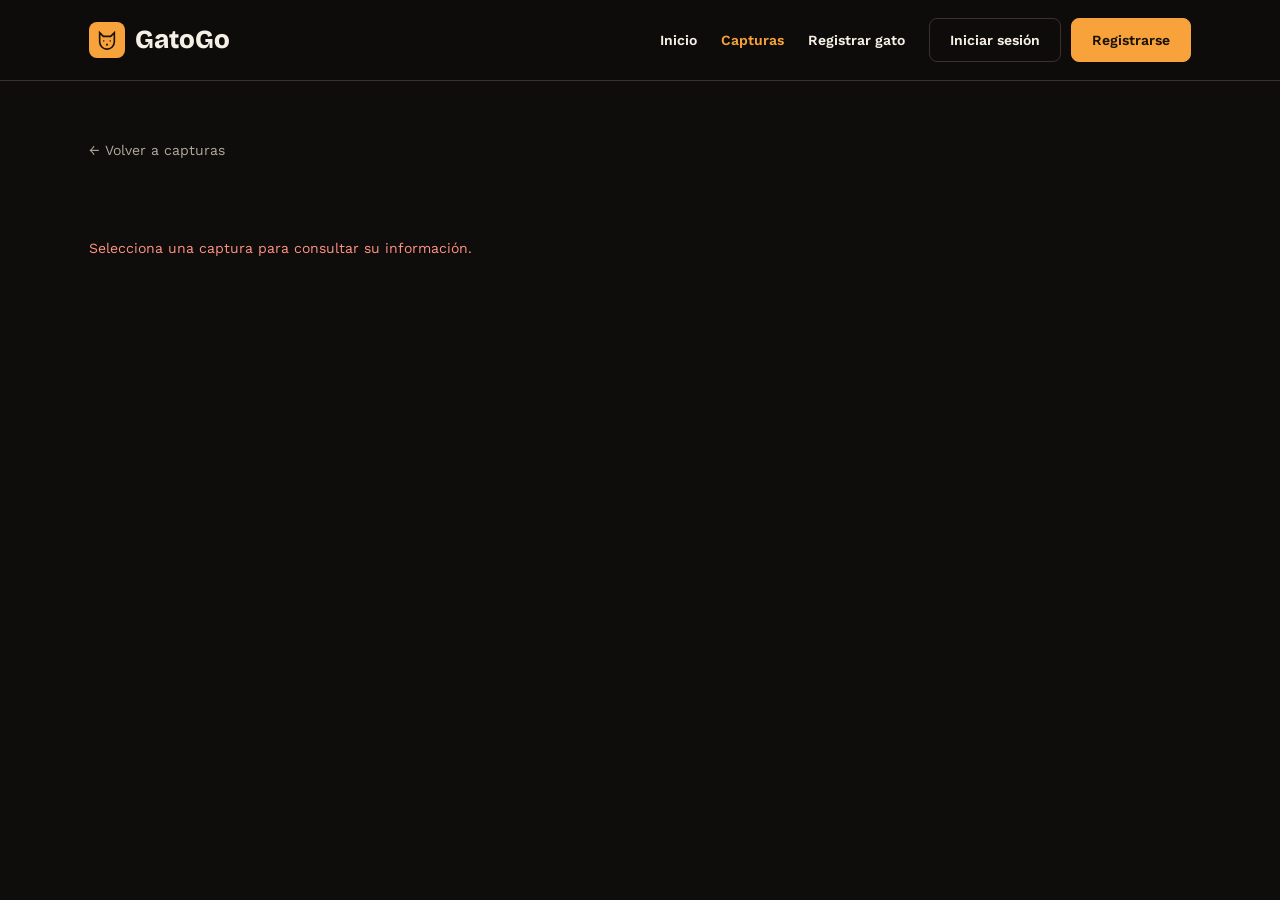
<file: captura.html>
<!doctype html>
<html lang="es">
  <head>
    <meta charset="utf-8" />
    <meta name="viewport" content="width=device-width, initial-scale=1" />
    <title>Detalle de captura — GatoGo</title>
    <meta
      name="description"
      content="Consulta la información del gato y añade nuevos avistamientos."
    />
    <meta property="og:title" content="Detalle de captura — GatoGo" />
    <meta
      property="og:description"
      content="Consulta la información del gato y añade nuevos avistamientos."
    />
    <meta property="og:type" content="website" />
    <meta name="twitter:card" content="summary_large_image" />
    <link rel="preconnect" href="https://fonts.googleapis.com" />
    <link
      href="https://fonts.googleapis.com/css2?family=Bricolage+Grotesque:wght@600;800&family=Work+Sans:wght@400;500;600&display=swap"
      rel="stylesheet"
    />
    <link rel="stylesheet" href="css/styles.css" />
  </head>
  <body data-page="captura">
    <main class="container page">
      <a href="capturas.html" class="back">← Volver a capturas</a>
      <p id="status" class="status" role="status" aria-live="polite"></p>
      <div id="capture"></div>
      <section id="history-section" class="detail-section hidden">
        <h2 class="section-title">
          Avistamientos <span id="history-count" class="muted"></span>
        </h2>
        <ul id="history" class="history"></ul>
      </section>
      <section id="new-sighting" class="detail-section hidden">
        <h2 id="nuevo-avistamiento" class="section-title">
          Nuevo avistamiento
        </h2>
        <div id="sighting-content" class="form-page"></div>
      </section>
    </main>
    <script src="js/domain.js"></script>
    <script src="js/app.js"></script>
  </body>
</html>
</file>
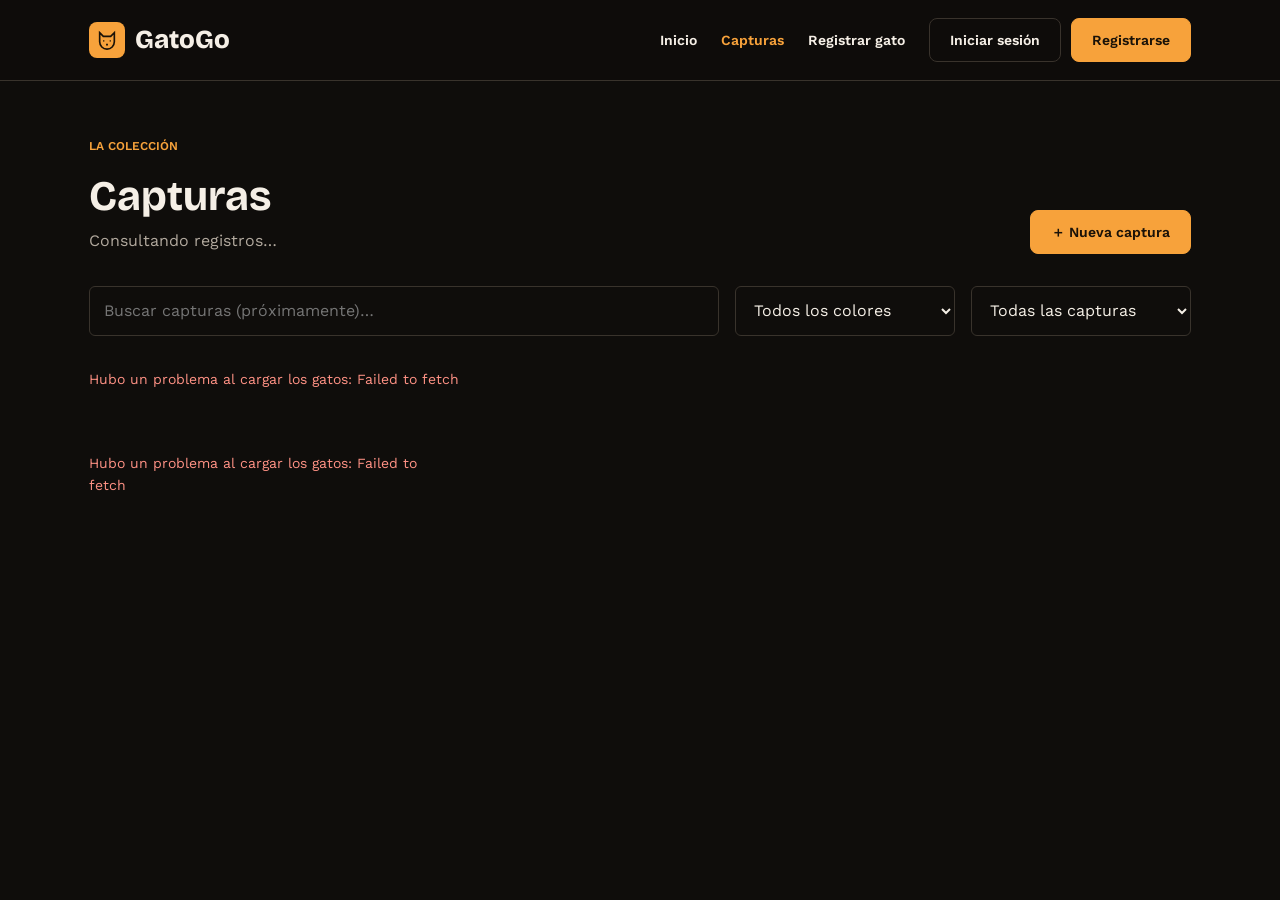
<file: capturas.html>
<!doctype html>
<html lang="es">
  <head>
    <meta charset="utf-8" />
    <meta name="viewport" content="width=device-width, initial-scale=1" />
    <title>Capturas — GatoGo</title>
    <meta
      name="description"
      content="Busca gatos y consulta sus avistamientos."
    />
    <meta property="og:title" content="Capturas — GatoGo" />
    <meta
      property="og:description"
      content="Busca gatos y consulta sus avistamientos."
    />
    <meta property="og:type" content="website" />
    <meta name="twitter:card" content="summary_large_image" />
    <link rel="preconnect" href="https://fonts.googleapis.com" />
    <link
      href="https://fonts.googleapis.com/css2?family=Bricolage+Grotesque:wght@600;800&family=Work+Sans:wght@400;500;600&display=swap"
      rel="stylesheet"
    />
    <link rel="stylesheet" href="css/styles.css" />
  </head>
  <body data-page="capturas">
    <main class="container page">
      <p class="eyebrow">La colección</p>
      <div class="head">
        <div>
          <h1>Capturas</h1>
          <p class="muted" id="count">Consultando registros…</p>
        </div>
        <a href="registrar.html" class="btn btn-primary">＋ Nueva captura</a>
      </div>
      <div class="toolbar">
        <input
          id="q"
          class="input" 
          aria-label="Buscar capturas"
          type="search"
          placeholder="Buscar capturas (próximamente)…"
        />
        <select id="color" class="input" aria-label="Filtrar por color">
          <option value="">Todos los colores</option>
          <option value="Negro">Negro</option>
          <option value="Blanco">Blanco</option>
          <option value="Naranja">Naranja</option>
          <option value="Gris">Gris</option>
          <option value="Atigrado">Atigrado</option>
          <option value="Calicó">Calicó</option>
          <option value="Siamés">Siamés</option>
          <option value="Bicolor">Bicolor</option>
          <option value="Otro">Otro</option>
        </select>
        <select id="user-filter" class="input" aria-label="Filtrar capturas">
          <option value="all">Todas las capturas</option>
          <option value="mine">Mis capturas</option>
        </select>
      </div>
      <p id="status" class="status" role="status" aria-live="polite"></p>
      <p id="result-count" class="small status" aria-live="polite"></p>
      <div id="list" class="grid"></div>
    </main>
    <script src="js/domain.js"></script>
    <script src="js/app.js"></script>
  </body>
</html>
</file>
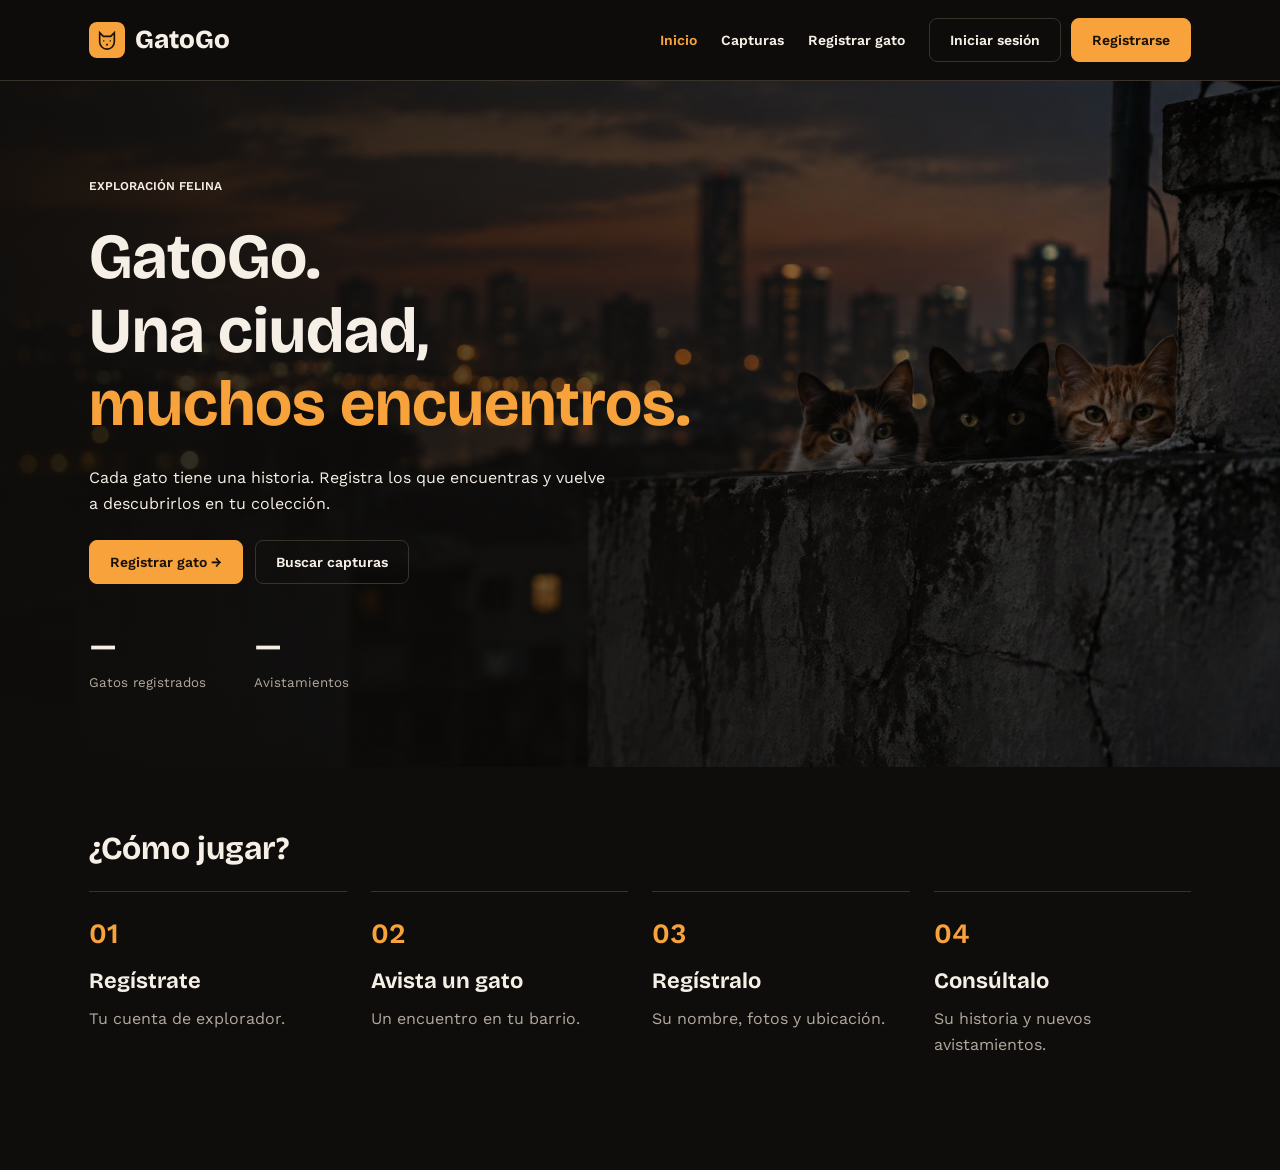
<file: home.html>
<!doctype html>
<html lang="es">
  <head>
    <meta charset="utf-8" />
    <meta name="viewport" content="width=device-width, initial-scale=1" />
    <title>GatoGo · Avistamientos felinos — GatoGo</title>
    <meta
      name="description"
      content="Registra gatos y consulta nuevos avistamientos."
    />
    <meta
      property="og:title"
      content="GatoGo · Avistamientos felinos — GatoGo"
    />
    <meta
      property="og:description"
      content="Registra gatos y consulta nuevos avistamientos."
    />
    <meta property="og:type" content="website" />
    <meta name="twitter:card" content="summary_large_image" />
    <link rel="preconnect" href="https://fonts.googleapis.com" />
    <link
      href="https://fonts.googleapis.com/css2?family=Bricolage+Grotesque:wght@600;800&family=Work+Sans:wght@400;500;600&display=swap"
      rel="stylesheet"
    />
    <link rel="stylesheet" href="css/styles.css" />
  </head>
  <body data-page="home">
    <main>
      <section class="hero">
        <div class="container">
          <p class="eyebrow">Exploración felina</p>
          <h1>GatoGo.<br />Una ciudad,<br /><em>muchos encuentros.</em></h1>
          <p>
            Cada gato tiene una historia. Registra los que encuentras y vuelve a
            descubrirlos en tu colección.
          </p>
          <div class="actions">
            <a class="btn btn-primary" href="registrar.html">Registrar gato →</a
            ><a class="btn btn-outline" href="capturas.html">Buscar capturas</a>
          </div>
          <div class="stats">
            <div><b id="s-cats">—</b><small>Gatos registrados</small></div>
            <div><b id="s-sightings">—</b><small>Avistamientos</small></div>
          </div>
        </div>
      </section>
      <section class="block">
        <div class="container">
          <h2 class="section-title">¿Cómo jugar?</h2>
          <div class="steps">
            <a href="registro.html" class="step"
              ><h3>Regístrate</h3>
              <p class="muted">Tu cuenta de explorador.</p></a
            >
            <div class="step">
              <h3>Avista un gato</h3>
              <p class="muted">Un encuentro en tu barrio.</p>
            </div>
            <a href="registrar.html" class="step"
              ><h3>Regístralo</h3>
              <p class="muted">Su nombre, fotos y ubicación.</p></a
            ><a href="capturas.html" class="step"
              ><h3>Consúltalo</h3>
              <p class="muted">Su historia y nuevos avistamientos.</p></a
            >
          </div>
          <p id="status" class="status" role="status" aria-live="polite"></p>
        </div>
      </section>
      <section id="ultimas" class="block hidden">
        <div class="container">
          <div class="head">
            <h2 class="section-title">Últimas capturas</h2>
            <a href="capturas.html" class="link">Ver todas →</a>
          </div>
          <div class="grid" id="ultimas-grid"></div>
        </div>
      </section>
    </main>
    <script src="js/domain.js"></script>
    <script src="js/app.js"></script>
  </body>
</html>
</file>
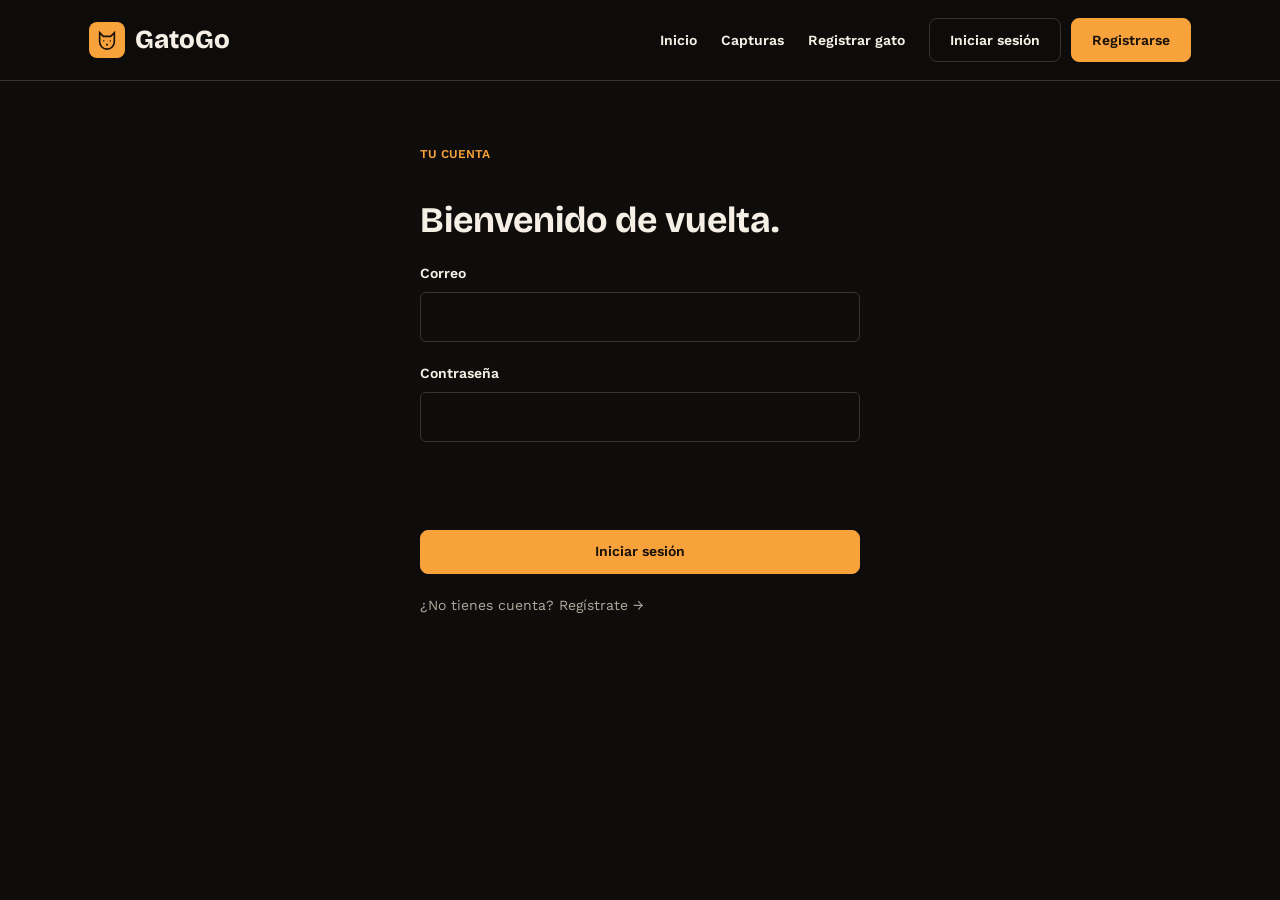
<file: login.html>
<!doctype html>
<html lang="es">
  <head>
    <meta charset="utf-8" />
    <meta name="viewport" content="width=device-width, initial-scale=1" />
    <title>Iniciar sesión — GatoGo</title>
    <meta
      name="description"
      content="Inicia sesión en tu cuenta de explorador."
    />
    <meta property="og:title" content="Iniciar sesión — GatoGo" />
    <meta
      property="og:description"
      content="Inicia sesión en tu cuenta de explorador."
    />
    <meta property="og:type" content="website" />
    <meta name="twitter:card" content="summary_large_image" />
    <link rel="preconnect" href="https://fonts.googleapis.com" />
    <link
      href="https://fonts.googleapis.com/css2?family=Bricolage+Grotesque:wght@600;800&family=Work+Sans:wght@400;500;600&display=swap"
      rel="stylesheet"
    />
    <link rel="stylesheet" href="css/styles.css" />
  </head>
  <body data-page="login">
    <main class="center">
      <form id="auth-form" class="form narrow">
        <p class="eyebrow">Tu cuenta</p>
        <h1>Bienvenido de vuelta.</h1>
        <label
          ><span>Correo</span
          ><input
            class="input"
            name="email"
            type="email"
            required
            autocomplete="email" /></label
        ><label
          ><span>Contraseña</span
          ><input
            class="input"
            name="password"
            type="password"
            required
            autocomplete="current-password"
        /></label>
        <p id="status" class="status" role="status" aria-live="polite"></p>
        <button type="submit" class="btn btn-primary w-full">
          Iniciar sesión
        </button>
        <p class="small">
          ¿No tienes cuenta? <a href="registro.html">Regístrate →</a>
        </p>
      </form>
    </main>
    <script src="js/domain.js"></script>
    <script src="js/app.js"></script>
  </body>
</html>
</file>
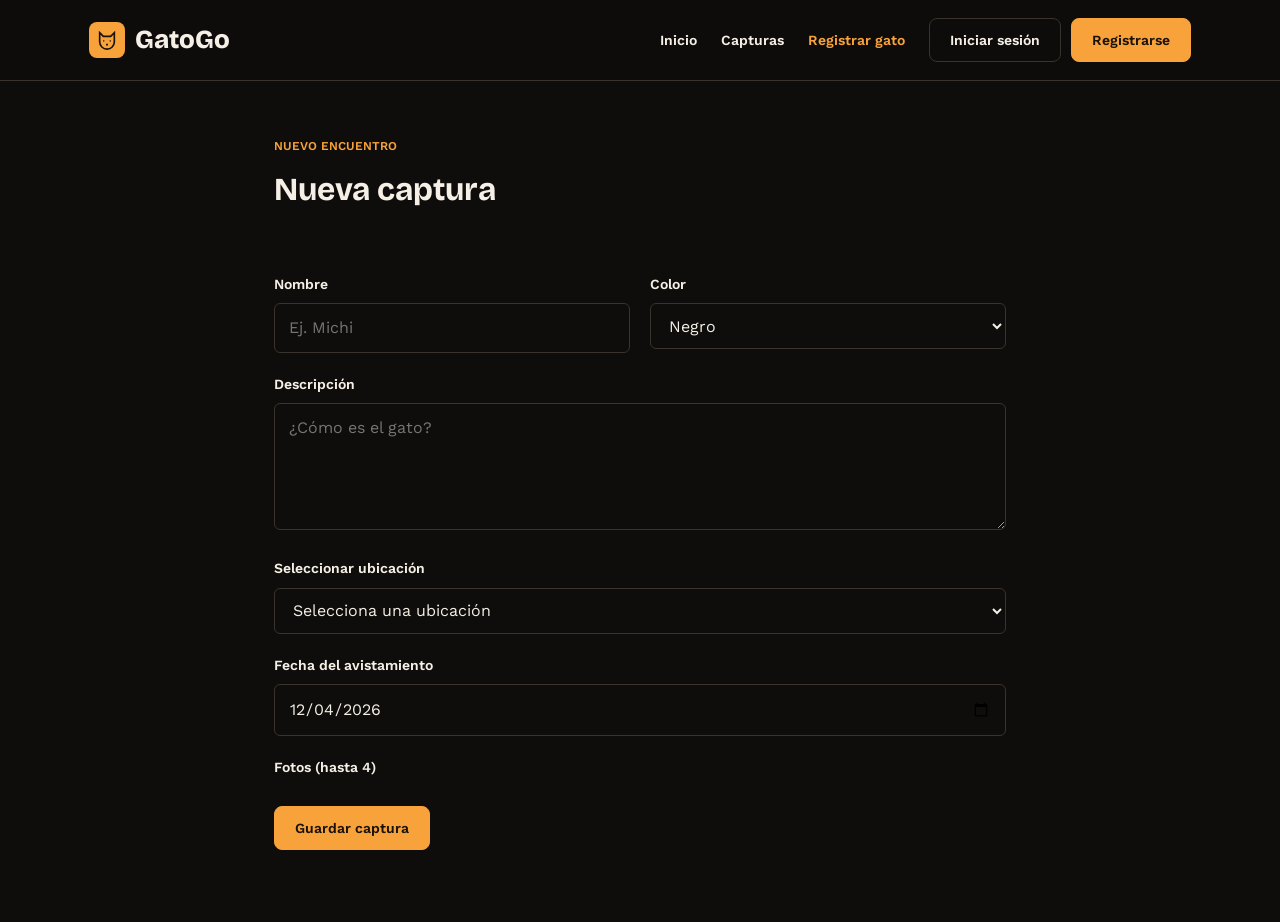
<file: registrar.html>
<!doctype html>
<html lang="es">
  <head>
    <meta charset="utf-8" />
    <meta name="viewport" content="width=device-width, initial-scale=1" />
    <title>Registrar gato — GatoGo</title>
    <meta
      name="description"
      content="Registra un gato y su primera ubicación."
    />
    <meta property="og:title" content="Registrar gato — GatoGo" />
    <meta
      property="og:description"
      content="Registra un gato y su primera ubicación."
    />
    <meta property="og:type" content="website" />
    <meta name="twitter:card" content="summary_large_image" />
    <link rel="preconnect" href="https://fonts.googleapis.com" />
    <link
      href="https://fonts.googleapis.com/css2?family=Bricolage+Grotesque:wght@600;800&family=Work+Sans:wght@400;500;600&display=swap"
      rel="stylesheet"
    />
    <link rel="stylesheet" href="css/styles.css" />
  </head>
  <body data-page="registrar">
    <main class="container page form-page">
      <div id="registration">
        <p class="eyebrow">Nuevo encuentro</p>
        <h1>Nueva captura</h1>
        <p id="status" class="status" role="status" aria-live="polite"></p>
        <button id="retry" class="btn btn-outline hidden" type="button">
          Reintentar
        </button>
        <form id="cat-form" class="form hidden">
          <div class="row">
            <label
              ><span>Nombre</span
              ><input
                class="input"
                name="name"
                required
                maxlength="100"
                placeholder="Ej. Michi" /></label
            ><label
              ><span>Color</span
              ><select class="input" name="color" required>
                <option>Negro</option>
                <option>Blanco</option>
                <option>Naranja</option>
                <option>Gris</option>
                <option>Atigrado</option>
                <option>Calicó</option>
                <option>Siamés</option>
                <option>Bicolor</option>
                <option>Otro</option>
              </select></label
            >
          </div>
          <label
            ><span>Descripción</span
            ><textarea
              name="description"
              class="input"
              rows="4"
              required
              maxlength="1500"
              placeholder="¿Cómo es el gato?"
            ></textarea>
          </label>
          <div id="location-fields"></div>
          <label
            ><span>Fecha del avistamiento</span
            ><input type="date" class="input" name="date" required
          /></label>
          <div>
            <span class="label">Fotos (hasta 4)</span>
            <div id="photos" class="photos"></div>
          </div>
          <button type="submit" class="btn btn-primary">Guardar captura</button>
        </form>
      </div>
    </main>
    <script src="js/domain.js"></script>
    <script src="js/app.js"></script>
  </body>
</html>
</file>
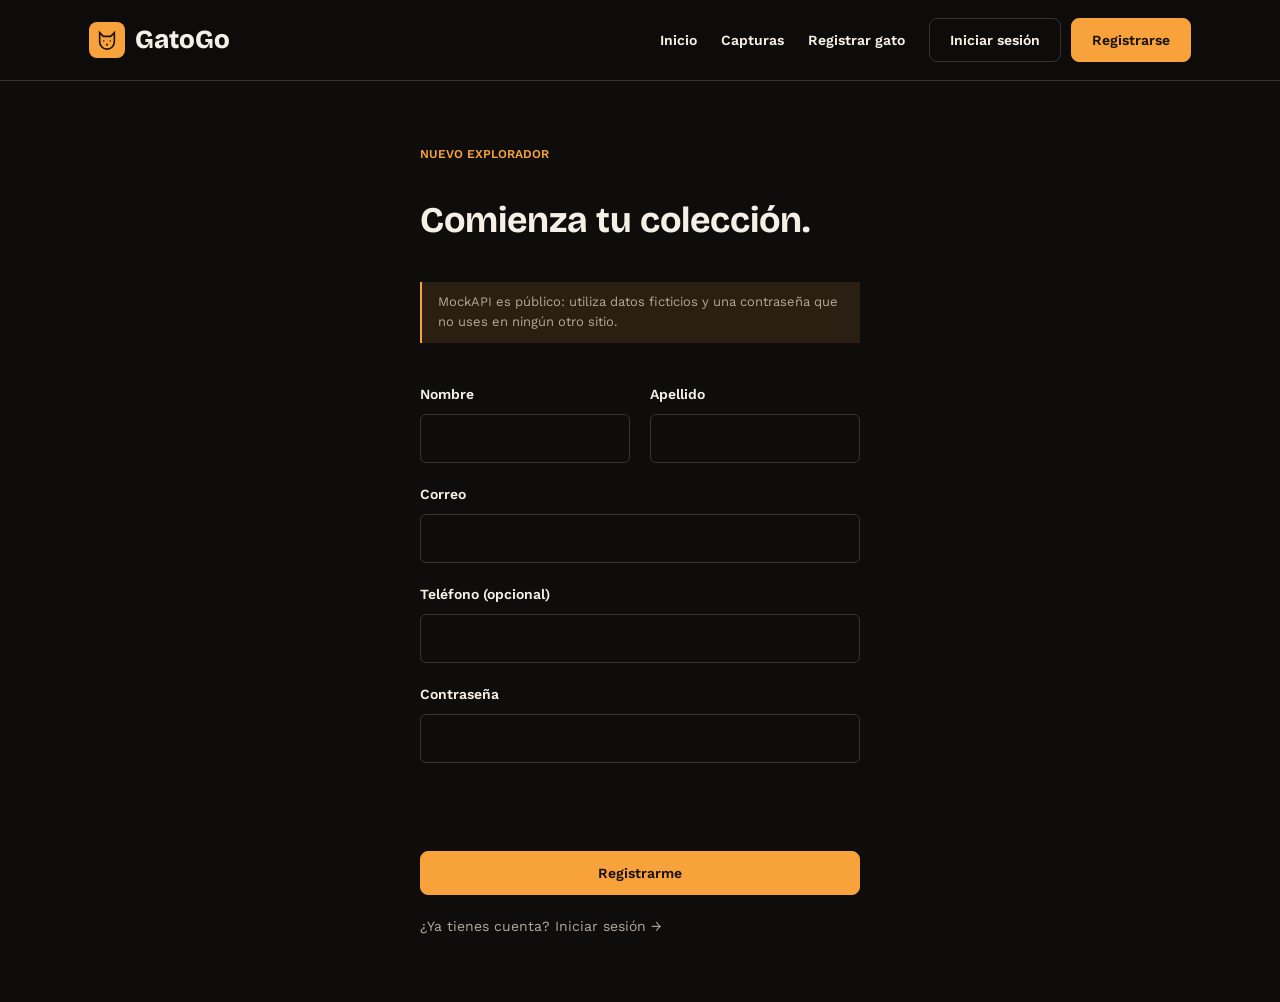
<file: Registro.html>
<!doctype html>
<html lang="es">
  <head>
    <meta charset="utf-8" />
    <meta name="viewport" content="width=device-width, initial-scale=1" />
    <title>Crear cuenta — GatoGo</title>
    <meta
      name="description"
      content="Crea tu cuenta de demostración en GatoGo."
    />
    <meta property="og:title" content="Crear cuenta — GatoGo" />
    <meta
      property="og:description"
      content="Crea tu cuenta de demostración en GatoGo."
    />
    <meta property="og:type" content="website" />
    <meta name="twitter:card" content="summary_large_image" />
    <link rel="preconnect" href="https://fonts.googleapis.com" />
    <link
      href="https://fonts.googleapis.com/css2?family=Bricolage+Grotesque:wght@600;800&family=Work+Sans:wght@400;500;600&display=swap"
      rel="stylesheet"
    />
    <link rel="stylesheet" href="css/styles.css" />
  </head>
  <body data-page="registro">
    <main class="center">
      <form id="auth-form" class="form narrow">
        <p class="eyebrow">Nuevo explorador</p>
        <h1>Comienza tu colección.</h1>
        <p class="notice">
          MockAPI es público: utiliza datos ficticios y una contraseña que no
          uses en ningún otro sitio.
        </p>
        <div class="row">
          <label
            ><span>Nombre</span
            ><input
              class="input"
              name="name"
              required
              autocomplete="given-name" /></label
          ><label
            ><span>Apellido</span
            ><input
              class="input"
              name="last_name"
              required
              autocomplete="family-name"
          /></label>
        </div>
        <label
          ><span>Correo</span
          ><input
            class="input"
            name="email"
            type="email"
            required
            autocomplete="email" /></label
        ><label
          ><span>Teléfono (opcional)</span
          ><input class="input" name="cel_phone" type="tel" /></label
        ><label
          ><span>Contraseña</span
          ><input
            class="input"
            name="password"
            type="password"
            required
            minlength="6"
            autocomplete="new-password"
        /></label>
        <p id="status" class="status" role="status" aria-live="polite"></p>
        <button type="submit" class="btn btn-primary w-full">
          Registrarme
        </button>
        <p class="small">
          ¿Ya tienes cuenta? <a href="login.html">Iniciar sesión →</a>
        </p>
      </form>
    </main>
    <script src="js/domain.js"></script>
    <script src="js/app.js"></script>
  </body>
</html>
</file>
<file: css/styles.css>
:root {
  --bg: #0f0d0b;
  --fg: #f5efe6;
  --card: #1a1714;
  --primary: #f7a23b;
  --primary-fg: #1a1208;
  --muted: #24201c;
  --muted-fg: #b2a99e;
  --accent: rgba(247, 162, 59, 0.12);
  --border: #39332c;
  --danger: #ff9285;
  --radius: 8px;
  --overlay: rgba(15, 13, 11, 0.9);
  --ring: rgba(247, 162, 59, 0.3);
  --hero-shade: linear-gradient(
    90deg,
    rgba(15, 13, 11, 0.94),
    rgba(15, 13, 11, 0.55) 55%,
    rgba(15, 13, 11, 0.12)
  );
  --shadow: 0 12px 30px -20px rgba(0, 0, 0, 0.6);
}
* {
  box-sizing: border-box;
  margin: 0;
  padding: 0;
}
body {
  font-family: "Work Sans", Arial, sans-serif;
  background: var(--bg);
  color: var(--fg);
  line-height: 1.6;
}
h1,
h2,
h3,
.logo {
  font-family: "Bricolage Grotesque", Arial, sans-serif;
  letter-spacing: 0;
  line-height: 1.15;
}
a {
  color: inherit;
  text-decoration: none;
}
img {
  max-width: 100%;
  display: block;
}
button,
input,
select,
textarea {
  font: inherit;
  color: inherit;
}
button,
a,
input,
select,
textarea {
  touch-action: manipulation;
}
button:disabled {
  opacity: 0.6;
  cursor: wait;
}
.container {
  max-width: 1150px;
  margin: auto;
  padding: 0 24px;
}
header {
  position: sticky;
  top: 0;
  z-index: 50;
  background: var(--overlay);
  backdrop-filter: blur(12px);
  border-bottom: 1px solid var(--border);
}
.nav {
  display: flex;
  align-items: center;
  justify-content: space-between;
  min-height: 80px;
  position: relative;
  gap: 20px;
}
.logo {
  display: flex;
  align-items: center;
  gap: 10px;
  font-size: 26px;
  font-weight: 800;
}
.mark {
  display: grid;
  place-items: center;
  width: 36px;
  height: 36px;
  background: var(--primary);
  color: var(--primary-fg);
  border-radius: 8px;
}
.links,
.auth {
  display: flex;
  gap: 24px;
  align-items: center;
}
.auth {
  gap: 10px;
}
.link {
  font-size: 14px;
  font-weight: 600;
}
.link:hover,
.link.active {
  color: var(--primary);
}
.menu-btn {
  display: none;
  border: 0;
  background: none;
  font-size: 25px;
  cursor: pointer;
}
.btn {
  display: inline-flex;
  align-items: center;
  justify-content: center;
  gap: 8px;
  min-height: 44px;
  padding: 9px 20px;
  border: 1px solid var(--border);
  border-radius: var(--radius);
  cursor: pointer;
  font-weight: 600;
  font-size: 14px;
  background: transparent;
  transition:
    background 0.2s,
    color 0.2s;
}
.btn-primary {
  background: var(--primary);
  border-color: var(--primary);
  color: var(--primary-fg);
}
.btn:hover {
  filter: brightness(1.12);
}
.btn-outline:hover {
  background: var(--muted);
}
.w-full {
  width: 100%;
}
.hero {
  position: relative;
  min-height: min(75vh, 700px);
  display: flex;
  align-items: center;
  background: url("../img/hero.jpg") center/cover;
}
.hero:before {
  content: "";
  position: absolute;
  inset: 0;
  background: var(--hero-shade);
}
.hero .container {
  width: 100%;
  position: relative;
  padding-top: 72px;
  padding-bottom: 72px;
}
.eyebrow {
  font-size: 12px;
  text-transform: uppercase;
  letter-spacing: 0;
  color: var(--primary);
  font-weight: 600;
  margin-bottom: 16px;
}
.hero h1 {
  font-size: 64px;
  max-width: 650px;
}
.hero h1 em {
  font-style: normal;
  color: var(--primary);
}
.hero p {
  max-width: 520px;
  color: var(--fg);
  margin: 24px 0;
}
.actions {
  display: flex;
  flex-wrap: wrap;
  gap: 12px;
}
.stats {
  display: flex;
  gap: 48px;
  margin-top: 40px;
}
.stats b {
  display: block;
  font-size: 28px;
}
.stats small,
.muted,
.small {
  color: var(--muted-fg);
}
.small {
  font-size: 14px;
}
.block {
  padding: 64px 0;
}
.section-title {
  font-size: 32px;
  margin-bottom: 24px;
}
.steps {
  display: grid;
  grid-template-columns: repeat(4, 1fr);
  gap: 24px;
  counter-reset: step;
}
.step {
  border-top: 1px solid var(--border);
  padding-top: 20px;
}
.step:before {
  counter-increment: step;
  content: "0" counter(step);
  color: var(--primary);
  font-size: 28px;
  font-weight: 600;
}
.step h3 {
  margin: 12px 0;
  font-size: 22px;
}
.page {
  padding-top: 56px;
  padding-bottom: 72px;
  min-height: calc(100vh - 180px);
}
.head {
  display: flex;
  align-items: flex-end;
  justify-content: space-between;
  gap: 24px;
  flex-wrap: wrap;
}
.head h1 {
  font-size: 42px;
}
.head p {
  margin-top: 8px;
}
.toolbar {
  display: flex;
  gap: 16px;
  margin: 32px 0;
}
.toolbar input {
  flex: 1;
}
.toolbar select {
  width: 220px;
}
.input {
  width: 100%;
  background: var(--bg);
  border: 1px solid var(--border);
  border-radius: 6px;
  padding: 11px 14px;
  min-height: 46px;
  outline: none;
}
.input:focus {
  border-color: var(--primary);
  box-shadow: 0 0 0 3px var(--ring);
}
.input:disabled {
  opacity: 0.5;
}
select.input option {
  background: var(--card);
}
label {
  display: block;
}
label > span,
.label {
  display: block;
  font-size: 14px;
  font-weight: 600;
  margin-bottom: 8px;
}
.grid {
  display: grid;
  grid-template-columns: repeat(3, minmax(0, 1fr));
  gap: 24px;
}
.card {
  background: var(--card);
  border: 1px solid var(--border);
  border-radius: var(--radius);
  overflow: hidden;
}
.cat .image-wrap {
  display: block;
  width: 100%;
  aspect-ratio: 4 / 3;
  position: relative;
  overflow: hidden;
  background-color: var(--muted);
}
.cat .image-wrap img {
  display: block;
  height: 100%;
  width: 100%;
  object-fit: cover;
  transition: transform 0.3s;
}
.cat:hover .image-wrap img {
  transform: scale(1.03);
}
.example {
  position: absolute;
  bottom: 12px;
  left: 12px;
  max-width: calc(100% - 24px);
  font-size: 11px;
  background: var(--overlay);
  padding: 3px 8px;
  border-radius: 4px;
  color: var(--fg);
}
.cat .body {
  padding: 20px;
}
.cat .top {
  display: flex;
  align-items: center;
  justify-content: space-between;
  gap: 8px;
}
.cat h2 {
  font-size: 23px;
  overflow-wrap: anywhere;
}
.chip {
  font-size: 11px;
  padding: 3px 8px;
  color: var(--primary);
  background: var(--accent);
  border-radius: 4px;
  max-width: 55%;
}
.desc {
  font-size: 14px;
  color: var(--muted-fg);
  margin: 12px 0;
  display: -webkit-box;
  -webkit-line-clamp: 2;
  -webkit-box-orient: vertical;
  overflow: hidden;
  min-height: 44px;
}
.loc {
  font-size: 13px;
  overflow-wrap: anywhere;
}
.meta {
  font-size: 12px;
  color: var(--muted-fg);
  margin: 8px 0 20px;
}
.cat .btn {
  width: 100%;
  justify-content: space-between;
}
.empty {
  padding: 64px 0;
  text-align: center;
  grid-column: 1/-1;
}
.empty h2 {
  margin-bottom: 12px;
}
.error {
  color: var(--danger);
  font-size: 14px;
  overflow-wrap: anywhere;
}
.notice {
  border-left: 2px solid var(--primary);
  padding: 10px 16px;
  background: var(--accent);
  font-size: 13px;
  color: var(--muted-fg);
  margin: 20px 0;
}
.status {
  min-height: 24px;
  margin: 12px 0;
  font-size: 14px;
}
.form {
  display: flex;
  flex-direction: column;
  gap: 20px;
  margin-top: 28px;
}
.form.narrow {
  max-width: 440px;
  margin: 0 auto;
}
.form h1 {
  font-size: 36px;
}
.form .btn {
  align-self: flex-start;
}
.center {
  padding: 64px 24px;
  min-height: calc(100vh - 180px);
}
.row {
  display: grid;
  grid-template-columns: repeat(2, minmax(0, 1fr));
  gap: 20px;
}
.location-grid {
  display: grid;
  grid-template-columns: repeat(3, minmax(0, 1fr));
  gap: 16px;
}
.location-grid label:last-child {
  grid-column: 1/-1;
}
.form-page {
  max-width: 780px;
}
.photos {
  display: grid;
  grid-template-columns: repeat(4, minmax(0, 1fr));
  gap: 12px;
}
.photo {
  position: relative;
  aspect-ratio: 1;
  border-radius: 6px;
  overflow: hidden;
}
.photo img {
  width: 100%;
  height: 100%;
  object-fit: cover;
}
.photo button {
  position: absolute;
  top: 5px;
  right: 5px;
  border: 0;
  background: var(--overlay);
  width: 30px;
  height: 30px;
  border-radius: 4px;
  cursor: pointer;
}
.upload {
  display: flex;
  align-items: center;
  justify-content: center;
  flex-direction: column;
  aspect-ratio: 1;
  border: 1px dashed var(--border);
  border-radius: 6px;
  cursor: pointer;
}
.upload input {
  width: 1px;
  height: 1px;
  opacity: 0;
  position: absolute;
}
.upload:focus-within {
  outline: 2px solid var(--primary);
}
.upload span {
  font-size: 24px;
}
.upload small {
  font-size: 12px;
}
.hidden {
  display: none !important;
}
.back {
  display: inline-flex;
  color: var(--muted-fg);
  font-size: 14px;
  margin-bottom: 28px;
}
.detail {
  display: grid;
  grid-template-columns: 1fr 1fr;
  gap: 48px;
  align-items: start;
}
.detail-photo {
  position: relative;
  aspect-ratio: 4 / 3;
  overflow: hidden;
  border-radius: 8px;
  background-color: var(--muted);
}
.detail-photo > img {
  display: block;
  aspect-ratio: 4 / 3;
  width: 100%;
  height: 100%;
  object-fit: cover;
  border-radius: 8px;
}
.detail h1 {
  font-size: 44px;
  margin: 12px 0 20px;
  overflow-wrap: anywhere;
}
.detail p {
  overflow-wrap: anywhere;
}
.detail dl {
  margin: 24px 0;
  display: grid;
  gap: 14px;
}
.detail dt {
  font-size: 12px;
  color: var(--muted-fg);
}
.detail dd {
  font-size: 15px;
}
.gallery {
  display: flex;
  flex-wrap: wrap;
  gap: 12px;
  margin-top: 16px;
}
.gallery a {
  width: 80px;
  height: 70px;
}
.gallery img {
  width: 100%;
  height: 100%;
  object-fit: cover;
  border-radius: 4px;
}
.detail-section {
  padding: 48px 0;
  border-top: 1px solid var(--border);
  margin-top: 48px;
}
.history {
  list-style: none;
}
.history li {
  display: grid;
  grid-template-columns: 130px 1fr;
  gap: 24px;
  padding: 24px 0;
  border-bottom: 1px solid var(--border);
}
.history time {
  color: var(--primary);
  font-size: 14px;
}
.history p {
  margin-top: 4px;
  font-size: 14px;
  overflow-wrap: anywhere;
}
footer {
  border-top: 1px solid var(--border);
  padding: 24px;
  color: var(--muted-fg);
  font-size: 12px;
}
footer .container {
  display: flex;
  justify-content: space-between;
  gap: 12px;
  flex-wrap: wrap;
}
a:focus-visible,
button:focus-visible {
  outline: 2px solid var(--primary);
  outline-offset: 4px;
}
@media (max-width: 900px) {
  .links {
    gap: 16px;
  }
  .auth .small {
    display: none;
  }
  .grid {
    grid-template-columns: repeat(2, minmax(0, 1fr));
  }
  .steps {
    grid-template-columns: repeat(2, 1fr);
  }
  .detail {
    gap: 24px;
  }
  .hero h1 {
    font-size: 52px;
  }
}
@media (max-width: 760px) {
  .menu-btn {
    display: block;
  }
  .links {
    display: none;
    position: absolute;
    top: 100%;
    left: 0;
    right: 0;
    background: var(--bg);
    padding: 24px;
    align-items: stretch;
    flex-direction: column;
    border: 1px solid var(--border);
  }
  .links.open {
    display: flex;
  }
  .auth {
    flex-wrap: wrap;
  }
  .hero h1 {
    font-size: 44px;
  }
  .detail {
    grid-template-columns: 1fr;
  }
  .location-grid {
    grid-template-columns: 1fr;
  }
  .detail h1 {
    font-size: 36px;
  }
  .nav {
    min-height: 70px;
  }
  .history li {
    grid-template-columns: 1fr;
    gap: 8px;
  }
}
@media (max-width: 560px) {
  .container {
    padding-left: 20px;
    padding-right: 20px;
  }
  .grid,
  .row {
    grid-template-columns: 1fr;
  }
  .toolbar {
    flex-direction: column;
  }
  .toolbar select {
    width: 100%;
  }
  .head h1 {
    font-size: 34px;
  }
  .hero h1 {
    font-size: 38px;
  }
  .hero .container {
    padding-top: 48px;
    padding-bottom: 48px;
  }
  .hero {
    min-height: 650px;
  }
  .photos {
    grid-template-columns: repeat(2, 1fr);
  }
  .stats {
    gap: 24px;
  }
  .steps {
    gap: 20px;
  }
  .step h3 {
    font-size: 19px;
  }
  .step p {
    font-size: 14px;
  }
  .page {
    padding-top: 32px;
  }
  .btn {
    padding: 10px 16px;
  }
  .detail-section {
    margin-top: 32px;
    padding-top: 32px;
  }
}
@media (prefers-reduced-motion: reduce) {
  *,
  *:before,
  *:after {
    animation: none !important;
    transition: none !important;
  }
}
</file>
